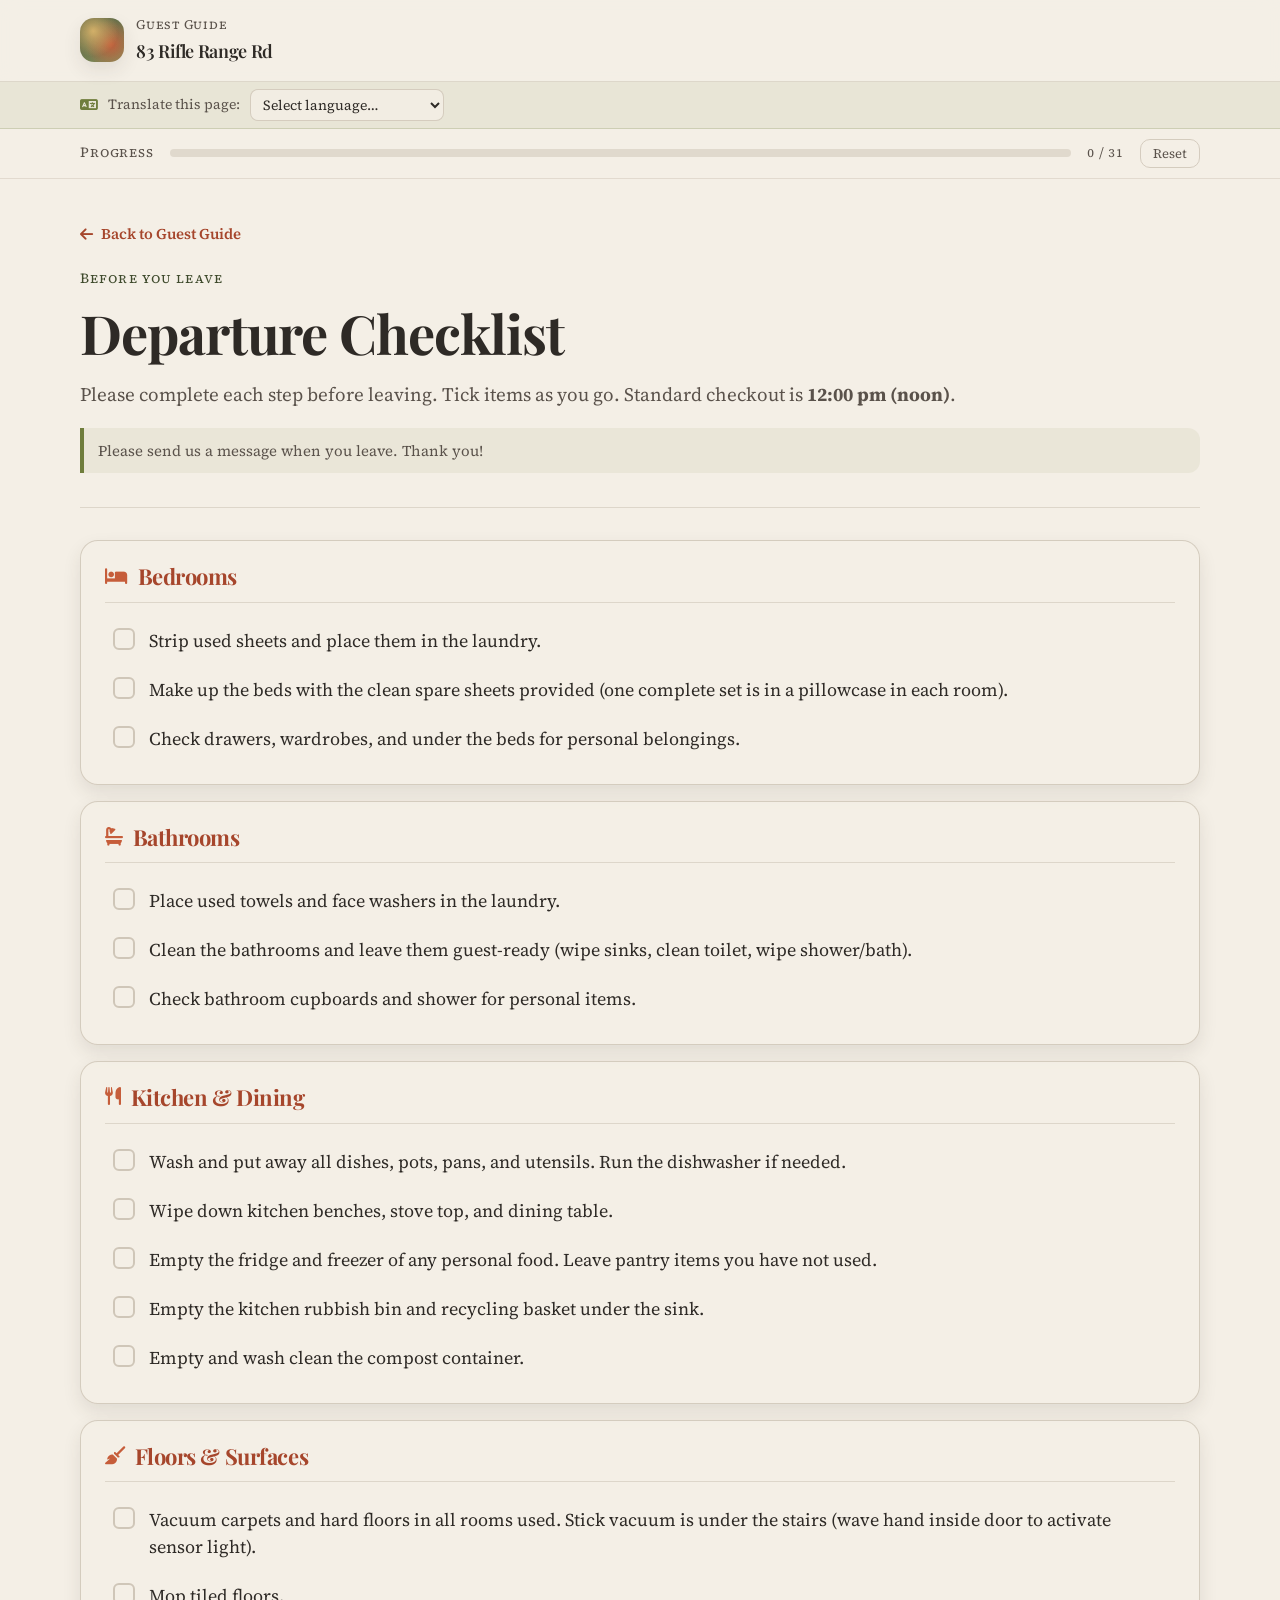
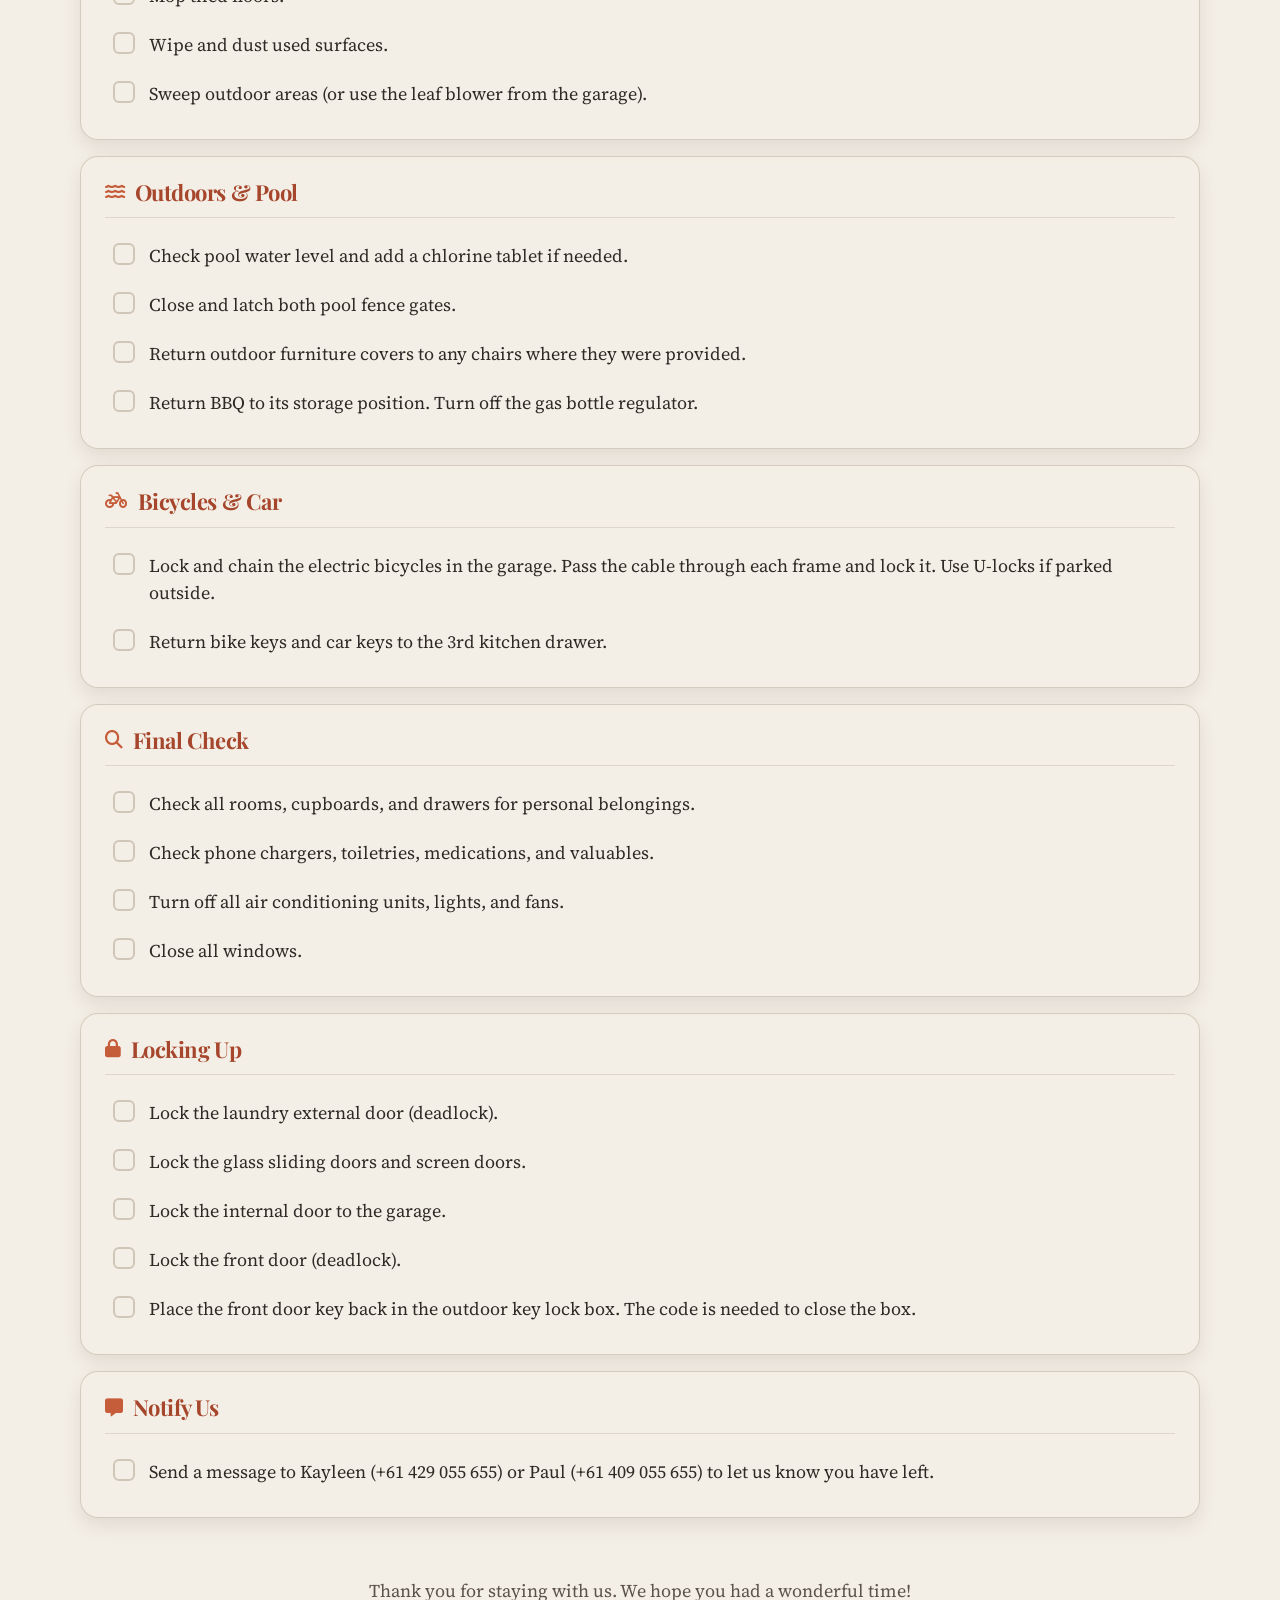
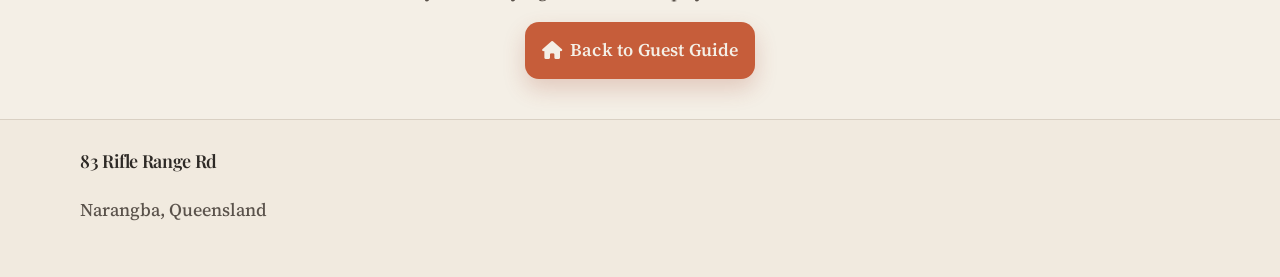
<file: exit-checklist.html>
<!doctype html>
<html lang="en-AU">
<head>
  <meta charset="utf-8" />
  <meta name="viewport" content="width=device-width, initial-scale=1" />
  <title>Departure Checklist | 83 Rifle Range Rd</title>
  <meta name="robots" content="noindex, nofollow" />

  <!-- Fonts -->
  <link rel="preconnect" href="https://fonts.googleapis.com">
  <link rel="preconnect" href="https://fonts.gstatic.com" crossorigin>
  <link href="https://fonts.googleapis.com/css2?family=Playfair+Display:wght@500;600;700&family=Source+Serif+4:opsz,wght@8..60,400;8..60,500;8..60,600&display=swap" rel="stylesheet">

  <!-- Icons -->
  <link rel="stylesheet" href="https://cdnjs.cloudflare.com/ajax/libs/font-awesome/6.5.0/css/all.min.css" />

  <link rel="stylesheet" href="style.css" />

  <style>
    .page-header {
      padding: 40px 0 24px;
      border-bottom: 1px solid rgba(207,198,184,0.6);
      margin-bottom: 32px;
    }
    .back-link {
      display: inline-flex;
      align-items: center;
      gap: 8px;
      color: var(--sienna);
      font-weight: 600;
      font-size: 15px;
      margin-bottom: 20px;
    }
    .back-link:hover { color: var(--terracotta); }

    .checklist-section {
      background: rgba(244,239,230,0.7);
      border: 1px solid rgba(207,198,184,0.85);
      border-radius: var(--radius);
      padding: 22px 24px;
      margin-bottom: 16px;
      box-shadow: var(--shadow-soft);
    }
    .checklist-section h2 {
      font-size: 22px;
      display: flex;
      align-items: center;
      gap: 10px;
      color: var(--sienna);
      padding-bottom: 12px;
      border-bottom: 1px solid rgba(207,198,184,0.6);
      margin-bottom: 14px;
    }
    .checklist-section h2 i { color: var(--terracotta); font-size: 18px; }

    .checklist {
      list-style: none;
      padding: 0;
      margin: 0;
      display: grid;
      gap: 2px;
    }
    .checklist li {
      display: flex;
      align-items: flex-start;
      gap: 14px;
      padding: 10px 8px;
      border-radius: var(--radius-sm);
      cursor: pointer;
      transition: background 0.1s;
      line-height: 1.5;
    }
    .checklist li:hover { background: rgba(207,198,184,0.25); }
    .checklist li.done { opacity: 0.55; }
    .checklist li.done .check-text { text-decoration: line-through; }

    .check-box {
      width: 22px;
      height: 22px;
      border: 2px solid var(--stone);
      border-radius: 6px;
      flex-shrink: 0;
      margin-top: 1px;
      display: flex;
      align-items: center;
      justify-content: center;
      transition: background 0.15s, border-color 0.15s;
    }
    .check-box i {
      color: white;
      font-size: 12px;
      display: none;
    }
    .checklist li.done .check-box {
      background: var(--olive);
      border-color: var(--olive);
    }
    .checklist li.done .check-box i { display: block; }

    .progress-bar-wrap {
      position: sticky;
      top: 0;
      z-index: 10;
      background: rgba(244,239,230,0.95);
      backdrop-filter: blur(8px);
      border-bottom: 1px solid rgba(207,198,184,0.5);
      padding: 10px 0;
    }
    .progress-inner {
      display: flex;
      align-items: center;
      gap: 16px;
    }
    .progress-track {
      flex: 1;
      height: 8px;
      background: rgba(207,198,184,0.55);
      border-radius: 4px;
      overflow: hidden;
    }
    .progress-fill {
      height: 100%;
      background: var(--olive);
      border-radius: 4px;
      transition: width 0.3s ease;
      width: 0%;
    }
    .progress-label {
      font-size: 14px;
      color: var(--text-muted);
      white-space: nowrap;
      font-variant: small-caps;
      letter-spacing: 0.06em;
    }

    .reset-btn {
      background: none;
      border: 1px solid rgba(207,198,184,0.85);
      border-radius: 10px;
      padding: 5px 12px;
      font-size: 13px;
      color: var(--text-muted);
      cursor: pointer;
      font-family: var(--font-body);
    }
    .reset-btn:hover { border-color: var(--stone); color: var(--text-main); }

    .translate-bar {
      background: rgba(111,125,60,0.09);
      border-bottom: 1px solid rgba(111,125,60,0.22);
      padding: 7px 0;
      font-size: 14px;
    }
    .translate-inner {
      display: flex;
      align-items: center;
      gap: 10px;
      flex-wrap: wrap;
    }
    .translate-inner i { color: var(--olive); }
    .translate-inner span { color: var(--text-muted); }
    .translate-inner select {
      font-family: var(--font-body);
      font-size: 14px;
      padding: 4px 8px;
      border-radius: 8px;
      border: 1px solid rgba(207,198,184,0.85);
      background: rgba(244,239,230,0.85);
      color: var(--text-main);
      cursor: pointer;
    }

    .note-box {
      background: rgba(111,125,60,0.08);
      border-left: 4px solid var(--olive);
      border-radius: 0 var(--radius-sm) var(--radius-sm) 0;
      padding: 10px 14px;
      margin: 10px 0;
      font-size: 15px;
      color: var(--text-muted);
    }
  </style>
</head>

<body>
  <header class="site-header">
    <div class="container header-inner">
      <div class="brand">
        <div class="brand-mark" aria-hidden="true"></div>
        <div class="brand-text">
          <p class="brand-kicker">Guest Guide</p>
          <p class="brand-name">83 Rifle Range Rd</p>
        </div>
      </div>
    </div>
  </header>

  <!-- Translate bar -->
  <div class="translate-bar">
    <div class="container translate-inner">
      <i class="fas fa-language"></i>
      <span>Translate this page:</span>
      <select id="translate-select" aria-label="Select language to translate">
        <option value="">Select language…</option>
        <option value="fr">Français (French)</option>
        <option value="de">Deutsch (German)</option>
        <option value="es">Español (Spanish)</option>
        <option value="it">Italiano (Italian)</option>
        <option value="nl">Nederlands (Dutch)</option>
        <option value="pt">Português (Portuguese)</option>
        <option value="ja">日本語 (Japanese)</option>
        <option value="ko">한국어 (Korean)</option>
        <option value="zh-CN">中文 (Chinese)</option>
        <option value="id">Bahasa Indonesia</option>
        <option value="th">ภาษาไทย (Thai)</option>
        <option value="ar">العربية (Arabic)</option>
      </select>
    </div>
  </div>

  <!-- Progress bar -->
  <div class="progress-bar-wrap">
    <div class="container progress-inner">
      <span class="progress-label">Progress</span>
      <div class="progress-track">
        <div class="progress-fill" id="progress-fill"></div>
      </div>
      <span class="progress-label" id="progress-text">0 / 0</span>
      <button class="reset-btn" id="reset-btn">Reset</button>
    </div>
  </div>

  <main>
    <div class="container">
      <div class="page-header">
        <a class="back-link" href="index.html"><i class="fas fa-arrow-left"></i> Back to Guest Guide</a>
        <p class="kicker">Before you leave</p>
        <h1>Departure Checklist</h1>
        <p class="lead" style="margin-top: 8px;">
          Please complete each step before leaving. Tick items as you go. Standard checkout is <strong>12:00 pm (noon)</strong>.
        </p>
        <div class="note-box">
          Please send us a message when you leave. Thank you!
        </div>
      </div>

      <!-- Bedrooms -->
      <div class="checklist-section">
        <h2><i class="fas fa-bed"></i> Bedrooms</h2>
        <ul class="checklist">
          <li data-id="1">
            <span class="check-box"><i class="fas fa-check"></i></span>
            <span class="check-text">Strip used sheets and place them in the laundry.</span>
          </li>
          <li data-id="2">
            <span class="check-box"><i class="fas fa-check"></i></span>
            <span class="check-text">Make up the beds with the clean spare sheets provided (one complete set is in a pillowcase in each room).</span>
          </li>
          <li data-id="3">
            <span class="check-box"><i class="fas fa-check"></i></span>
            <span class="check-text">Check drawers, wardrobes, and under the beds for personal belongings.</span>
          </li>
        </ul>
      </div>

      <!-- Bathrooms -->
      <div class="checklist-section">
        <h2><i class="fas fa-bath"></i> Bathrooms</h2>
        <ul class="checklist">
          <li data-id="4">
            <span class="check-box"><i class="fas fa-check"></i></span>
            <span class="check-text">Place used towels and face washers in the laundry.</span>
          </li>
          <li data-id="5">
            <span class="check-box"><i class="fas fa-check"></i></span>
            <span class="check-text">Clean the bathrooms and leave them guest-ready (wipe sinks, clean toilet, wipe shower/bath).</span>
          </li>
          <li data-id="6">
            <span class="check-box"><i class="fas fa-check"></i></span>
            <span class="check-text">Check bathroom cupboards and shower for personal items.</span>
          </li>
        </ul>
      </div>

      <!-- Kitchen & Dining -->
      <div class="checklist-section">
        <h2><i class="fas fa-utensils"></i> Kitchen &amp; Dining</h2>
        <ul class="checklist">
          <li data-id="7">
            <span class="check-box"><i class="fas fa-check"></i></span>
            <span class="check-text">Wash and put away all dishes, pots, pans, and utensils. Run the dishwasher if needed.</span>
          </li>
          <li data-id="8">
            <span class="check-box"><i class="fas fa-check"></i></span>
            <span class="check-text">Wipe down kitchen benches, stove top, and dining table.</span>
          </li>
          <li data-id="9">
            <span class="check-box"><i class="fas fa-check"></i></span>
            <span class="check-text">Empty the fridge and freezer of any personal food. Leave pantry items you have not used.</span>
          </li>
          <li data-id="10">
            <span class="check-box"><i class="fas fa-check"></i></span>
            <span class="check-text">Empty the kitchen rubbish bin and recycling basket under the sink.</span>
          </li>
          <li data-id="11">
            <span class="check-box"><i class="fas fa-check"></i></span>
            <span class="check-text">Empty and wash clean the compost container.</span>
          </li>
        </ul>
      </div>

      <!-- Floors & Surfaces -->
      <div class="checklist-section">
        <h2><i class="fas fa-broom"></i> Floors &amp; Surfaces</h2>
        <ul class="checklist">
          <li data-id="12">
            <span class="check-box"><i class="fas fa-check"></i></span>
            <span class="check-text">Vacuum carpets and hard floors in all rooms used. Stick vacuum is under the stairs (wave hand inside door to activate sensor light).</span>
          </li>
          <li data-id="13">
            <span class="check-box"><i class="fas fa-check"></i></span>
            <span class="check-text">Mop tiled floors.</span>
          </li>
          <li data-id="14">
            <span class="check-box"><i class="fas fa-check"></i></span>
            <span class="check-text">Wipe and dust used surfaces.</span>
          </li>
          <li data-id="15">
            <span class="check-box"><i class="fas fa-check"></i></span>
            <span class="check-text">Sweep outdoor areas (or use the leaf blower from the garage).</span>
          </li>
        </ul>
      </div>

      <!-- Outdoors & Pool -->
      <div class="checklist-section">
        <h2><i class="fas fa-water"></i> Outdoors &amp; Pool</h2>
        <ul class="checklist">
          <li data-id="16">
            <span class="check-box"><i class="fas fa-check"></i></span>
            <span class="check-text">Check pool water level and add a chlorine tablet if needed.</span>
          </li>
          <li data-id="17">
            <span class="check-box"><i class="fas fa-check"></i></span>
            <span class="check-text">Close and latch both pool fence gates.</span>
          </li>
          <li data-id="18">
            <span class="check-box"><i class="fas fa-check"></i></span>
            <span class="check-text">Return outdoor furniture covers to any chairs where they were provided.</span>
          </li>
          <li data-id="19">
            <span class="check-box"><i class="fas fa-check"></i></span>
            <span class="check-text">Return BBQ to its storage position. Turn off the gas bottle regulator.</span>
          </li>
        </ul>
      </div>

      <!-- Bicycles & Car -->
      <div class="checklist-section">
        <h2><i class="fas fa-bicycle"></i> Bicycles &amp; Car</h2>
        <ul class="checklist">
          <li data-id="20">
            <span class="check-box"><i class="fas fa-check"></i></span>
            <span class="check-text">Lock and chain the electric bicycles in the garage. Pass the cable through each frame and lock it. Use U-locks if parked outside.</span>
          </li>
          <li data-id="21">
            <span class="check-box"><i class="fas fa-check"></i></span>
            <span class="check-text">Return bike keys and car keys to the 3rd kitchen drawer.</span>
          </li>
        </ul>
      </div>

      <!-- Final Check -->
      <div class="checklist-section">
        <h2><i class="fas fa-magnifying-glass"></i> Final Check</h2>
        <ul class="checklist">
          <li data-id="22">
            <span class="check-box"><i class="fas fa-check"></i></span>
            <span class="check-text">Check all rooms, cupboards, and drawers for personal belongings.</span>
          </li>
          <li data-id="23">
            <span class="check-box"><i class="fas fa-check"></i></span>
            <span class="check-text">Check phone chargers, toiletries, medications, and valuables.</span>
          </li>
          <li data-id="24">
            <span class="check-box"><i class="fas fa-check"></i></span>
            <span class="check-text">Turn off all air conditioning units, lights, and fans.</span>
          </li>
          <li data-id="25">
            <span class="check-box"><i class="fas fa-check"></i></span>
            <span class="check-text">Close all windows.</span>
          </li>
        </ul>
      </div>

      <!-- Locking Up -->
      <div class="checklist-section">
        <h2><i class="fas fa-lock"></i> Locking Up</h2>
        <ul class="checklist">
          <li data-id="26">
            <span class="check-box"><i class="fas fa-check"></i></span>
            <span class="check-text">Lock the laundry external door (deadlock).</span>
          </li>
          <li data-id="27">
            <span class="check-box"><i class="fas fa-check"></i></span>
            <span class="check-text">Lock the glass sliding doors and screen doors.</span>
          </li>
          <li data-id="28">
            <span class="check-box"><i class="fas fa-check"></i></span>
            <span class="check-text">Lock the internal door to the garage.</span>
          </li>
          <li data-id="29">
            <span class="check-box"><i class="fas fa-check"></i></span>
            <span class="check-text">Lock the front door (deadlock).</span>
          </li>
          <li data-id="30">
            <span class="check-box"><i class="fas fa-check"></i></span>
            <span class="check-text">Place the front door key back in the outdoor key lock box. The code is needed to close the box.</span>
          </li>
        </ul>
      </div>

      <!-- Notify hosts -->
      <div class="checklist-section">
        <h2><i class="fas fa-message"></i> Notify Us</h2>
        <ul class="checklist">
          <li data-id="31">
            <span class="check-box"><i class="fas fa-check"></i></span>
            <span class="check-text">Send a message to Kayleen (+61 429 055 655) or Paul (+61 409 055 655) to let us know you have left.</span>
          </li>
        </ul>
      </div>

      <div style="text-align: center; padding: 24px 0 40px;">
        <p style="color: var(--text-muted); margin-bottom: 16px;">Thank you for staying with us. We hope you had a wonderful time!</p>
        <a class="btn btn-primary" href="index.html"><i class="fas fa-house"></i>&nbsp; Back to Guest Guide</a>
      </div>

    </div>
  </main>

  <footer class="site-footer">
    <div class="container footer-inner">
      <div>
        <p class="brand-name">83 Rifle Range Rd</p>
        <p class="muted">Narangba, Queensland</p>
      </div>
    </div>
  </footer>

  <script>
    var items = document.querySelectorAll('.checklist li');
    var total = items.length;
    var STORAGE_KEY = 'rrr_exit_v1';

    function getState() {
      try { return JSON.parse(localStorage.getItem(STORAGE_KEY)) || {}; } catch(e) { return {}; }
    }
    function saveState(state) {
      try { localStorage.setItem(STORAGE_KEY, JSON.stringify(state)); } catch(e) {}
    }

    function updateProgress() {
      var done = document.querySelectorAll('.checklist li.done').length;
      var pct = total > 0 ? Math.round((done / total) * 100) : 0;
      document.getElementById('progress-fill').style.width = pct + '%';
      document.getElementById('progress-text').textContent = done + ' / ' + total;
    }

    function loadState() {
      var state = getState();
      items.forEach(function(li) {
        var id = li.dataset.id;
        if (id && state[id]) li.classList.add('done');
      });
      updateProgress();
    }

    items.forEach(function(li) {
      li.addEventListener('click', function() {
        li.classList.toggle('done');
        var state = getState();
        state[li.dataset.id] = li.classList.contains('done');
        saveState(state);
        updateProgress();
      });
    });

    document.getElementById('reset-btn').addEventListener('click', function() {
      items.forEach(function(li) { li.classList.remove('done'); });
      saveState({});
      updateProgress();
    });

    loadState();

    // Translate bar
    document.getElementById('translate-select').addEventListener('change', function() {
      var lang = this.value;
      if (!lang) return;
      var url = 'https://translate.google.com/translate?sl=en&tl=' + lang + '&u=' + encodeURIComponent(window.location.href);
      window.open(url, '_blank');
      this.value = '';
    });
  </script>
</body>
</html>
</file>
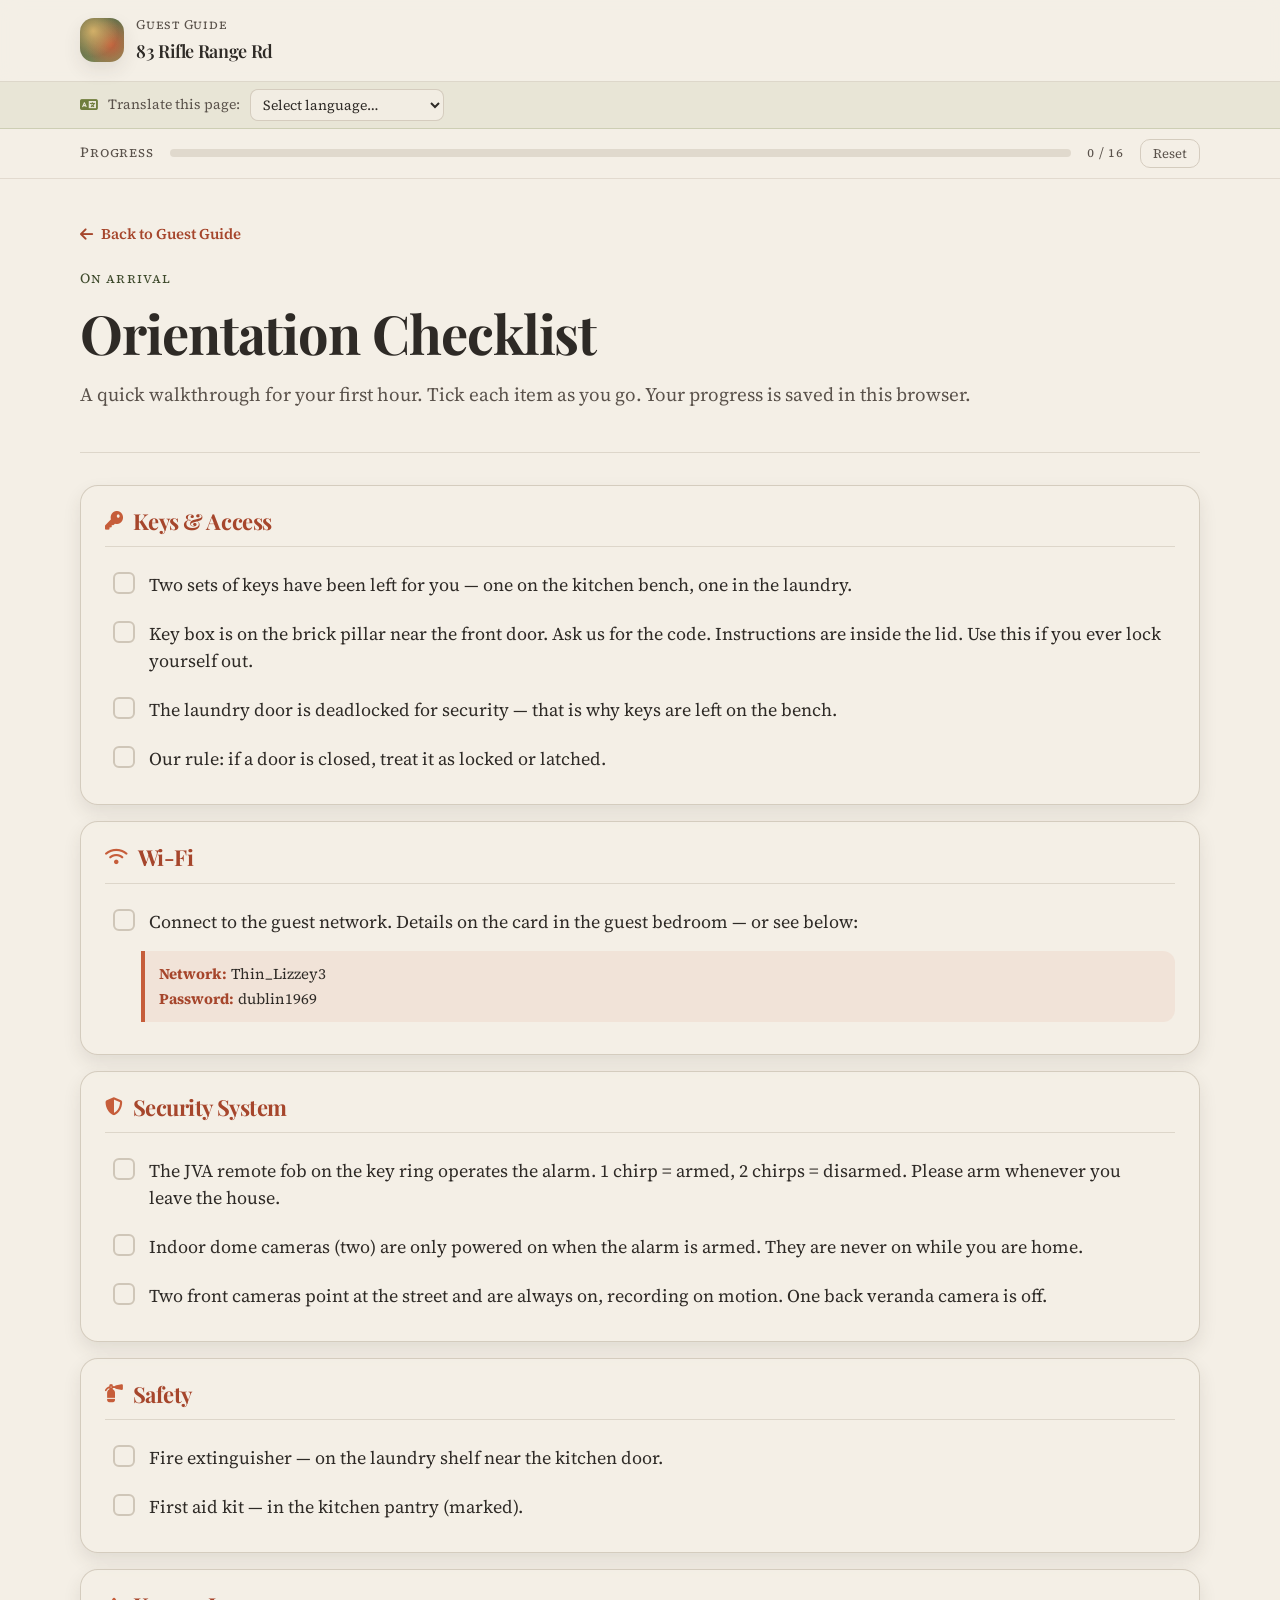
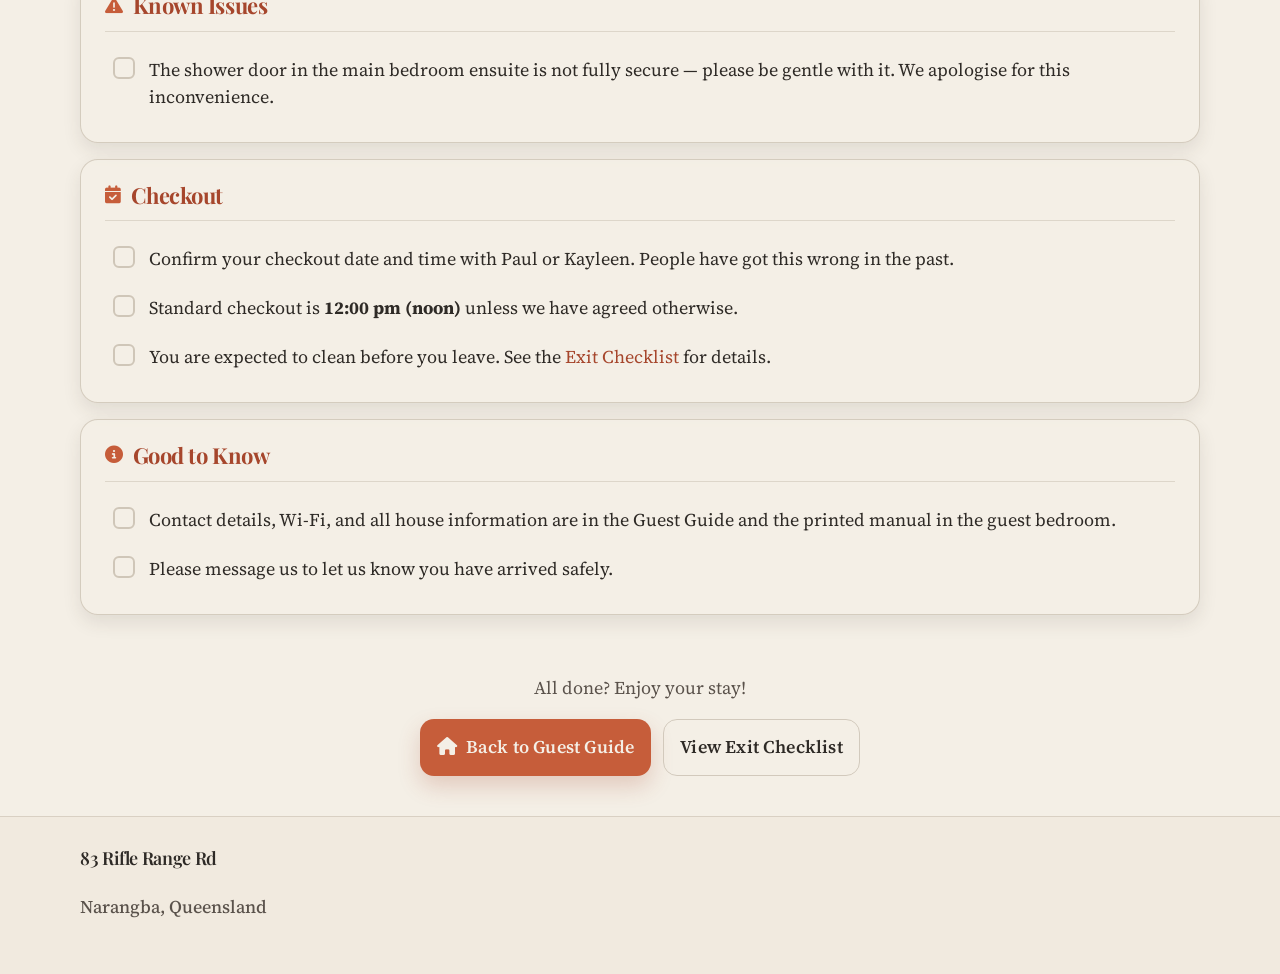
<file: orientation-checklist.html>
<!doctype html>
<html lang="en-AU">
<head>
  <meta charset="utf-8" />
  <meta name="viewport" content="width=device-width, initial-scale=1" />
  <title>Arrival Orientation | 83 Rifle Range Rd</title>
  <meta name="robots" content="noindex, nofollow" />

  <!-- Fonts -->
  <link rel="preconnect" href="https://fonts.googleapis.com">
  <link rel="preconnect" href="https://fonts.gstatic.com" crossorigin>
  <link href="https://fonts.googleapis.com/css2?family=Playfair+Display:wght@500;600;700&family=Source+Serif+4:opsz,wght@8..60,400;8..60,500;8..60,600&display=swap" rel="stylesheet">

  <!-- Icons -->
  <link rel="stylesheet" href="https://cdnjs.cloudflare.com/ajax/libs/font-awesome/6.5.0/css/all.min.css" />

  <link rel="stylesheet" href="style.css" />

  <style>
    .page-header {
      padding: 40px 0 24px;
      border-bottom: 1px solid rgba(207,198,184,0.6);
      margin-bottom: 32px;
    }
    .back-link {
      display: inline-flex;
      align-items: center;
      gap: 8px;
      color: var(--sienna);
      font-weight: 600;
      font-size: 15px;
      margin-bottom: 20px;
    }
    .back-link:hover { color: var(--terracotta); }

    .checklist-section {
      background: rgba(244,239,230,0.7);
      border: 1px solid rgba(207,198,184,0.85);
      border-radius: var(--radius);
      padding: 22px 24px;
      margin-bottom: 16px;
      box-shadow: var(--shadow-soft);
    }
    .checklist-section h2 {
      font-size: 22px;
      display: flex;
      align-items: center;
      gap: 10px;
      color: var(--sienna);
      padding-bottom: 12px;
      border-bottom: 1px solid rgba(207,198,184,0.6);
      margin-bottom: 14px;
    }
    .checklist-section h2 i { color: var(--terracotta); font-size: 18px; }

    .checklist {
      list-style: none;
      padding: 0;
      margin: 0;
      display: grid;
      gap: 2px;
    }
    .checklist li {
      display: flex;
      align-items: flex-start;
      gap: 14px;
      padding: 10px 8px;
      border-radius: var(--radius-sm);
      cursor: pointer;
      transition: background 0.1s;
      line-height: 1.5;
    }
    .checklist li:hover { background: rgba(207,198,184,0.25); }
    .checklist li.done { opacity: 0.55; }
    .checklist li.done .check-text { text-decoration: line-through; }

    .check-box {
      width: 22px;
      height: 22px;
      border: 2px solid var(--stone);
      border-radius: 6px;
      flex-shrink: 0;
      margin-top: 1px;
      display: flex;
      align-items: center;
      justify-content: center;
      transition: background 0.15s, border-color 0.15s;
    }
    .check-box i {
      color: white;
      font-size: 12px;
      display: none;
    }
    .checklist li.done .check-box {
      background: var(--olive);
      border-color: var(--olive);
    }
    .checklist li.done .check-box i { display: block; }

    .highlight-box {
      background: rgba(198,93,58,0.08);
      border-left: 4px solid var(--terracotta);
      border-radius: 0 var(--radius-sm) var(--radius-sm) 0;
      padding: 10px 14px;
      margin: 6px 0 10px 36px;
      font-size: 15px;
    }
    .highlight-box strong { color: var(--sienna); }

    .progress-bar-wrap {
      position: sticky;
      top: 0;
      z-index: 10;
      background: rgba(244,239,230,0.95);
      backdrop-filter: blur(8px);
      border-bottom: 1px solid rgba(207,198,184,0.5);
      padding: 10px 0;
    }
    .progress-inner {
      display: flex;
      align-items: center;
      gap: 16px;
    }
    .progress-track {
      flex: 1;
      height: 8px;
      background: rgba(207,198,184,0.55);
      border-radius: 4px;
      overflow: hidden;
    }
    .progress-fill {
      height: 100%;
      background: var(--olive);
      border-radius: 4px;
      transition: width 0.3s ease;
      width: 0%;
    }
    .progress-label {
      font-size: 14px;
      color: var(--text-muted);
      white-space: nowrap;
      font-variant: small-caps;
      letter-spacing: 0.06em;
    }

    .reset-btn {
      background: none;
      border: 1px solid rgba(207,198,184,0.85);
      border-radius: 10px;
      padding: 5px 12px;
      font-size: 13px;
      color: var(--text-muted);
      cursor: pointer;
      font-family: var(--font-body);
    }
    .reset-btn:hover { border-color: var(--stone); color: var(--text-main); }

    .translate-bar {
      background: rgba(111,125,60,0.09);
      border-bottom: 1px solid rgba(111,125,60,0.22);
      padding: 7px 0;
      font-size: 14px;
    }
    .translate-inner {
      display: flex;
      align-items: center;
      gap: 10px;
      flex-wrap: wrap;
    }
    .translate-inner i { color: var(--olive); }
    .translate-inner span { color: var(--text-muted); }
    .translate-inner select {
      font-family: var(--font-body);
      font-size: 14px;
      padding: 4px 8px;
      border-radius: 8px;
      border: 1px solid rgba(207,198,184,0.85);
      background: rgba(244,239,230,0.85);
      color: var(--text-main);
      cursor: pointer;
    }
  </style>
</head>

<body>
  <header class="site-header">
    <div class="container header-inner">
      <div class="brand">
        <div class="brand-mark" aria-hidden="true"></div>
        <div class="brand-text">
          <p class="brand-kicker">Guest Guide</p>
          <p class="brand-name">83 Rifle Range Rd</p>
        </div>
      </div>
    </div>
  </header>

  <!-- Translate bar -->
  <div class="translate-bar">
    <div class="container translate-inner">
      <i class="fas fa-language"></i>
      <span>Translate this page:</span>
      <select id="translate-select" aria-label="Select language to translate">
        <option value="">Select language…</option>
        <option value="fr">Français (French)</option>
        <option value="de">Deutsch (German)</option>
        <option value="es">Español (Spanish)</option>
        <option value="it">Italiano (Italian)</option>
        <option value="nl">Nederlands (Dutch)</option>
        <option value="pt">Português (Portuguese)</option>
        <option value="ja">日本語 (Japanese)</option>
        <option value="ko">한국어 (Korean)</option>
        <option value="zh-CN">中文 (Chinese)</option>
        <option value="id">Bahasa Indonesia</option>
        <option value="th">ภาษาไทย (Thai)</option>
        <option value="ar">العربية (Arabic)</option>
      </select>
    </div>
  </div>

  <!-- Progress bar -->
  <div class="progress-bar-wrap">
    <div class="container progress-inner">
      <span class="progress-label">Progress</span>
      <div class="progress-track">
        <div class="progress-fill" id="progress-fill"></div>
      </div>
      <span class="progress-label" id="progress-text">0 / 0</span>
      <button class="reset-btn" id="reset-btn">Reset</button>
    </div>
  </div>

  <main>
    <div class="container">
      <div class="page-header">
        <a class="back-link" href="index.html"><i class="fas fa-arrow-left"></i> Back to Guest Guide</a>
        <p class="kicker">On arrival</p>
        <h1>Orientation Checklist</h1>
        <p class="lead" style="margin-top: 8px;">
          A quick walkthrough for your first hour. Tick each item as you go. Your progress is saved in this browser.
        </p>
      </div>

      <!-- Keys & Access -->
      <div class="checklist-section">
        <h2><i class="fas fa-key"></i> Keys &amp; Access</h2>
        <ul class="checklist" id="checklist">
          <li data-id="1">
            <span class="check-box"><i class="fas fa-check"></i></span>
            <span class="check-text">Two sets of keys have been left for you — one on the kitchen bench, one in the laundry.</span>
          </li>
          <li data-id="2">
            <span class="check-box"><i class="fas fa-check"></i></span>
            <span class="check-text">Key box is on the brick pillar near the front door. Ask us for the code. Instructions are inside the lid. Use this if you ever lock yourself out.</span>
          </li>
          <li data-id="3">
            <span class="check-box"><i class="fas fa-check"></i></span>
            <span class="check-text">The laundry door is deadlocked for security — that is why keys are left on the bench.</span>
          </li>
          <li data-id="4">
            <span class="check-box"><i class="fas fa-check"></i></span>
            <span class="check-text">Our rule: if a door is closed, treat it as locked or latched.</span>
          </li>
        </ul>
      </div>

      <!-- Wi-Fi -->
      <div class="checklist-section">
        <h2><i class="fas fa-wifi"></i> Wi-Fi</h2>
        <ul class="checklist">
          <li data-id="5">
            <span class="check-box"><i class="fas fa-check"></i></span>
            <span class="check-text">Connect to the guest network. Details on the card in the guest bedroom — or see below:</span>
          </li>
        </ul>
        <div class="highlight-box">
          <strong>Network:</strong> Thin_Lizzey3<br>
          <strong>Password:</strong> dublin1969
        </div>
      </div>

      <!-- Security -->
      <div class="checklist-section">
        <h2><i class="fas fa-shield-halved"></i> Security System</h2>
        <ul class="checklist">
          <li data-id="6">
            <span class="check-box"><i class="fas fa-check"></i></span>
            <span class="check-text">The JVA remote fob on the key ring operates the alarm. 1 chirp = armed, 2 chirps = disarmed. Please arm whenever you leave the house.</span>
          </li>
          <li data-id="7">
            <span class="check-box"><i class="fas fa-check"></i></span>
            <span class="check-text">Indoor dome cameras (two) are only powered on when the alarm is armed. They are never on while you are home.</span>
          </li>
          <li data-id="8">
            <span class="check-box"><i class="fas fa-check"></i></span>
            <span class="check-text">Two front cameras point at the street and are always on, recording on motion. One back veranda camera is off.</span>
          </li>
        </ul>
      </div>

      <!-- Safety -->
      <div class="checklist-section">
        <h2><i class="fas fa-fire-extinguisher"></i> Safety</h2>
        <ul class="checklist">
          <li data-id="9">
            <span class="check-box"><i class="fas fa-check"></i></span>
            <span class="check-text">Fire extinguisher — on the laundry shelf near the kitchen door.</span>
          </li>
          <li data-id="10">
            <span class="check-box"><i class="fas fa-check"></i></span>
            <span class="check-text">First aid kit — in the kitchen pantry (marked).</span>
          </li>
        </ul>
      </div>

      <!-- Known Issues -->
      <div class="checklist-section">
        <h2><i class="fas fa-triangle-exclamation"></i> Known Issues</h2>
        <ul class="checklist">
          <li data-id="11">
            <span class="check-box"><i class="fas fa-check"></i></span>
            <span class="check-text">The shower door in the main bedroom ensuite is not fully secure — please be gentle with it. We apologise for this inconvenience.</span>
          </li>
        </ul>
      </div>

      <!-- Checkout -->
      <div class="checklist-section">
        <h2><i class="fas fa-calendar-check"></i> Checkout</h2>
        <ul class="checklist">
          <li data-id="12">
            <span class="check-box"><i class="fas fa-check"></i></span>
            <span class="check-text">Confirm your checkout date and time with Paul or Kayleen. People have got this wrong in the past.</span>
          </li>
          <li data-id="13">
            <span class="check-box"><i class="fas fa-check"></i></span>
            <span class="check-text">Standard checkout is <strong>12:00 pm (noon)</strong> unless we have agreed otherwise.</span>
          </li>
          <li data-id="14">
            <span class="check-box"><i class="fas fa-check"></i></span>
            <span class="check-text">You are expected to clean before you leave. See the <a href="exit-checklist.html" style="color:var(--sienna);">Exit Checklist</a> for details.</span>
          </li>
        </ul>
      </div>

      <!-- Final -->
      <div class="checklist-section">
        <h2><i class="fas fa-circle-info"></i> Good to Know</h2>
        <ul class="checklist">
          <li data-id="15">
            <span class="check-box"><i class="fas fa-check"></i></span>
            <span class="check-text">Contact details, Wi-Fi, and all house information are in the Guest Guide and the printed manual in the guest bedroom.</span>
          </li>
          <li data-id="16">
            <span class="check-box"><i class="fas fa-check"></i></span>
            <span class="check-text">Please message us to let us know you have arrived safely.</span>
          </li>
        </ul>
      </div>

      <div style="text-align: center; padding: 24px 0 40px;">
        <p style="color: var(--text-muted); margin-bottom: 16px;">All done? Enjoy your stay!</p>
        <a class="btn btn-primary" href="index.html"><i class="fas fa-house"></i>&nbsp; Back to Guest Guide</a>
        &nbsp;
        <a class="btn btn-ghost" href="exit-checklist.html">View Exit Checklist</a>
      </div>

    </div>
  </main>

  <footer class="site-footer">
    <div class="container footer-inner">
      <div>
        <p class="brand-name">83 Rifle Range Rd</p>
        <p class="muted">Narangba, Queensland</p>
      </div>
    </div>
  </footer>

  <script>
    // Gather all checklist items across all sections
    var items = document.querySelectorAll('.checklist li');
    var total = items.length;
    var STORAGE_KEY = 'rrr_orientation_v1';

    function getState() {
      try { return JSON.parse(localStorage.getItem(STORAGE_KEY)) || {}; } catch(e) { return {}; }
    }
    function saveState(state) {
      try { localStorage.setItem(STORAGE_KEY, JSON.stringify(state)); } catch(e) {}
    }

    function updateProgress() {
      var done = document.querySelectorAll('.checklist li.done').length;
      var pct = total > 0 ? Math.round((done / total) * 100) : 0;
      document.getElementById('progress-fill').style.width = pct + '%';
      document.getElementById('progress-text').textContent = done + ' / ' + total;
    }

    function loadState() {
      var state = getState();
      items.forEach(function(li) {
        var id = li.dataset.id;
        if (id && state[id]) li.classList.add('done');
      });
      updateProgress();
    }

    items.forEach(function(li) {
      li.addEventListener('click', function() {
        li.classList.toggle('done');
        var state = getState();
        state[li.dataset.id] = li.classList.contains('done');
        saveState(state);
        updateProgress();
      });
    });

    document.getElementById('reset-btn').addEventListener('click', function() {
      items.forEach(function(li) { li.classList.remove('done'); });
      saveState({});
      updateProgress();
    });

    loadState();

    // Translate bar
    document.getElementById('translate-select').addEventListener('change', function() {
      var lang = this.value;
      if (!lang) return;
      var url = 'https://translate.google.com/translate?sl=en&tl=' + lang + '&u=' + encodeURIComponent(window.location.href);
      window.open(url, '_blank');
      this.value = '';
    });
  </script>
</body>
</html>
</file>
<file: style.css>
/* =========================
   Tuscan Theme Design System
   ========================= */

:root {
  /* Palette */
  --bg-main: #F4EFE6;         /* Warm Parchment */
  --bg-alt: #EFE7DB;          /* Slightly deeper parchment */
  --text-main: #2E2A26;       /* Charcoal Umber */
  --text-muted: #5A524B;

  --terracotta: #C65D3A;      /* Primary accent */
  --sienna: #A6462C;          /* Deeper accent */
  --ochre: #D8B36A;           /* Sun-washed Ochre */

  --stone: #CFC6B8;           /* Borders/rules */
  --olive: #6F7D3C;           /* Olive Grove */
  --cypress: #3E4A2C;         /* Cypress Shadow */
  --sky: #A7B8C8;             /* Tuscan Sky (muted) */

  /* Typography */
  --font-head: "Playfair Display", serif;
  --font-body: "Source Serif 4", serif;

  /* Layout */
  --radius: 18px;
  --radius-sm: 12px;
  --shadow: 0 10px 26px rgba(60, 50, 40, 0.14);
  --shadow-soft: 0 8px 18px rgba(60, 50, 40, 0.10);
  --maxw: 1120px;
}

* { box-sizing: border-box; }
html, body { height: 100%; }

body {
  margin: 0;
  background: var(--bg-main);
  color: var(--text-main);
  font-family: var(--font-body);
  line-height: 1.7;
  font-size: 18px;
  text-rendering: optimizeLegibility;
}

a {
  color: inherit;
  text-decoration: none;
}

.container {
  width: min(var(--maxw), calc(100% - 40px));
  margin: 0 auto;
}

.skip-link {
  position: absolute;
  left: -999px;
  top: 10px;
  padding: 10px 14px;
  background: var(--text-main);
  color: var(--bg-main);
  border-radius: 10px;
  z-index: 999;
}
.skip-link:focus { left: 20px; }

/* =========================
   Header & Nav
   ========================= */

.site-header {
  position: sticky;
  top: 0;
  z-index: 50;
  background: rgba(244, 239, 230, 0.92);
  backdrop-filter: blur(10px);
  border-bottom: 1px solid rgba(207, 198, 184, 0.6);
}

.header-inner {
  display: flex;
  align-items: center;
  justify-content: space-between;
  gap: 18px;
  padding: 14px 0;
}

.brand {
  display: flex;
  align-items: center;
  gap: 12px;
  min-width: 240px;
}

.brand-mark {
  width: 44px;
  height: 44px;
  border-radius: 14px;
  background:
    radial-gradient(circle at 30% 30%, rgba(216,179,106,0.95), transparent 58%),
    radial-gradient(circle at 70% 60%, rgba(198,93,58,0.95), transparent 62%),
    linear-gradient(145deg, rgba(62,74,44,0.9), rgba(111,125,60,0.8));
  box-shadow: var(--shadow-soft);
}

.brand-kicker {
  margin: 0;
  font-variant: small-caps;
  letter-spacing: 0.06em;
  color: var(--text-muted);
  font-size: 13px;
}

.brand-name {
  margin: 0;
  font-family: var(--font-head);
  letter-spacing: -0.02em;
  font-weight: 600;
}

.nav {
  display: flex;
  align-items: center;
  gap: 14px;
  flex-wrap: wrap;
  justify-content: flex-end;
}

.nav a {
  padding: 8px 10px;
  border-radius: 12px;
  color: var(--text-main);
  font-size: 15px;
  letter-spacing: 0.01em;
}

.nav a:hover {
  background: rgba(207, 198, 184, 0.35);
}

.nav-cta {
  background: var(--terracotta);
  color: var(--bg-main) !important;
  box-shadow: 0 10px 22px rgba(166, 70, 44, 0.22);
}
.nav-cta:hover { background: var(--sienna); }

/* =========================
   Hero
   ========================= */

.hero {
  padding: 54px 0 34px;
}

.hero-grid {
  display: grid;
  grid-template-columns: 1.25fr 0.95fr;
  gap: 28px;
  align-items: start;
}

.kicker {
  margin: 0 0 10px;
  color: var(--cypress);
  font-variant: small-caps;
  letter-spacing: 0.08em;
  font-size: 14px;
}

h1, h2, h3 {
  font-family: var(--font-head);
  letter-spacing: -0.02em;
  line-height: 1.2;
  margin: 0 0 12px;
}

h1 { font-size: clamp(34px, 4.3vw, 54px); }
h2 { font-size: clamp(26px, 3vw, 36px); }
h3 { font-size: 22px; }

.lead {
  margin: 0 0 18px;
  color: var(--text-muted);
  font-size: 19px;
}

.hero-actions {
  display: flex;
  gap: 12px;
  flex-wrap: wrap;
  margin: 18px 0 18px;
}

.btn {
  display: inline-flex;
  align-items: center;
  justify-content: center;
  padding: 12px 16px;
  border-radius: 14px;
  border: 1px solid transparent;
  font-weight: 600;
  letter-spacing: 0.01em;
  cursor: pointer;
  transition: transform 0.08s ease, background 0.12s ease, border-color 0.12s ease;
}

.btn:active { transform: translateY(1px); }

.btn-primary {
  background: var(--terracotta);
  color: var(--bg-main);
  box-shadow: 0 10px 22px rgba(166, 70, 44, 0.22);
}
.btn-primary:hover { background: var(--sienna); }

.btn-ghost {
  background: transparent;
  border-color: rgba(207, 198, 184, 0.9);
  color: var(--text-main);
}
.btn-ghost:hover {
  background: rgba(207, 198, 184, 0.28);
}

.hero-stats {
  margin: 16px 0 0;
  padding: 14px 16px;
  border: 1px solid rgba(207, 198, 184, 0.8);
  border-radius: var(--radius);
  background: rgba(239, 231, 219, 0.55);
  display: grid;
  grid-template-columns: repeat(3, 1fr);
  gap: 12px;
}

.hero-stats dt {
  font-variant: small-caps;
  letter-spacing: 0.07em;
  color: var(--text-muted);
  font-size: 13px;
}
.hero-stats dd {
  margin: 2px 0 0;
  font-weight: 600;
}

.hero-card {
  border-radius: var(--radius);
  overflow: hidden;
  border: 1px solid rgba(207, 198, 184, 0.85);
  background: rgba(239, 231, 219, 0.65);
  box-shadow: var(--shadow);
}

.hero-image {
  height: 240px;
  background:
    radial-gradient(circle at 20% 30%, rgba(216,179,106,0.55), transparent 55%),
    radial-gradient(circle at 70% 60%, rgba(198,93,58,0.55), transparent 55%),
    radial-gradient(circle at 55% 45%, rgba(111,125,60,0.35), transparent 60%),
    linear-gradient(145deg, rgba(167,184,200,0.55), rgba(244,239,230,0.7));
}

.hero-card-body {
  padding: 16px 16px 18px;
}

.smallcaps {
  margin: 0 0 8px;
  font-variant: small-caps;
  letter-spacing: 0.09em;
  color: var(--text-muted);
  font-size: 13px;
}

.ticks {
  margin: 0;
  padding-left: 18px;
  color: var(--text-main);
}
.ticks li { margin: 8px 0; }
.ticks li::marker { color: var(--olive); }

/* =========================
   Sections
   ========================= */

.section {
  padding: 48px 0;
}

.section-alt {
  background: var(--bg-alt);
  border-top: 1px solid rgba(207, 198, 184, 0.7);
  border-bottom: 1px solid rgba(207, 198, 184, 0.7);
}

.section-head {
  display: grid;
  grid-template-columns: 1fr;
  gap: 8px;
  margin-bottom: 18px;
}

.section-head p {
  margin: 0;
  color: var(--text-muted);
  max-width: 70ch;
}

/* Cards */
.cards {
  display: grid;
  grid-template-columns: repeat(3, 1fr);
  gap: 16px;
  margin-top: 18px;
}

.card {
  border: 1px solid rgba(207, 198, 184, 0.85);
  border-radius: var(--radius);
  background: rgba(244, 239, 230, 0.7);
  box-shadow: var(--shadow-soft);
  padding: 18px 18px 16px;
}

.card p { margin: 0 0 12px; color: var(--text-muted); }

.text-link {
  display: inline-flex;
  align-items: center;
  gap: 8px;
  font-weight: 600;
  color: var(--sienna);
  border-bottom: 1px solid rgba(166, 70, 44, 0.35);
  padding-bottom: 2px;
}
.text-link:hover { border-bottom-color: rgba(166, 70, 44, 0.75); }

/* Feature grid */
.feature-grid {
  display: grid;
  grid-template-columns: repeat(2, 1fr);
  gap: 16px;
  margin-top: 18px;
}

.feature {
  padding: 18px;
  border-radius: var(--radius);
  border: 1px solid rgba(207, 198, 184, 0.85);
  background:
    radial-gradient(circle at 90% 10%, rgba(216,179,106,0.20), transparent 45%),
    rgba(244, 239, 230, 0.55);
}

.feature p { margin: 0; color: var(--text-muted); }
.feature h3 { margin-top: 6px; margin-bottom: 8px; }

/* Gallery */
.gallery {
  display: grid;
  grid-template-columns: repeat(4, 1fr);
  gap: 14px;
  margin-top: 18px;
}

.photo {
  margin: 0;
  border-radius: var(--radius);
  overflow: hidden;
  border: 1px solid rgba(207, 198, 184, 0.85);
  background: rgba(244, 239, 230, 0.6);
  box-shadow: var(--shadow-soft);
}

.photo-box {
  height: 150px;
  background: linear-gradient(145deg, rgba(239,231,219,0.9), rgba(244,239,230,0.6));
}

.p1 {
  background:
    radial-gradient(circle at 25% 30%, rgba(216,179,106,0.55), transparent 55%),
    linear-gradient(145deg, rgba(244,239,230,0.9), rgba(207,198,184,0.4));
}
.p2 {
  background:
    radial-gradient(circle at 65% 40%, rgba(198,93,58,0.55), transparent 55%),
    linear-gradient(145deg, rgba(244,239,230,0.9), rgba(216,179,106,0.35));
}
.p3 {
  background:
    radial-gradient(circle at 55% 45%, rgba(111,125,60,0.45), transparent 60%),
    linear-gradient(145deg, rgba(244,239,230,0.9), rgba(207,198,184,0.35));
}
.p4 {
  background:
    radial-gradient(circle at 55% 30%, rgba(167,184,200,0.55), transparent 58%),
    linear-gradient(145deg, rgba(244,239,230,0.9), rgba(207,198,184,0.35));
}

.photo figcaption {
  padding: 10px 12px 12px;
  color: var(--text-muted);
  font-size: 15px;
}

/* Pricing */
.pricing {
  display: grid;
  grid-template-columns: repeat(3, 1fr);
  gap: 16px;
  margin-top: 18px;
}

.price-card {
  border-radius: var(--radius);
  border: 1px solid rgba(207, 198, 184, 0.85);
  background: rgba(244, 239, 230, 0.7);
  box-shadow: var(--shadow-soft);
  padding: 18px;
  display: grid;
  gap: 10px;
}

.price-card h3 { margin: 0; }
.muted { color: var(--text-muted); font-weight: 500; }

.bullets {
  margin: 0;
  padding-left: 18px;
  color: var(--text-muted);
}
.bullets li { margin: 8px 0; }
.bullets li::marker { color: var(--ochre); }

.price-card.featured {
  background:
    radial-gradient(circle at 100% 0%, rgba(216,179,106,0.22), transparent 45%),
    rgba(239, 231, 219, 0.72);
  border-color: rgba(198, 93, 58, 0.35);
}

/* Enquiry form */
.enquire { margin-top: 6px; }

.form {
  border-radius: var(--radius);
  border: 1px solid rgba(207, 198, 184, 0.85);
  background: rgba(244, 239, 230, 0.65);
  box-shadow: var(--shadow-soft);
  padding: 18px;
  display: grid;
  gap: 14px;
}

.form-row {
  display: grid;
  grid-template-columns: repeat(3, 1fr);
  gap: 12px;
}

label {
  display: grid;
  gap: 6px;
  font-weight: 600;
  color: var(--text-main);
}

input, select, textarea {
  font: inherit;
  padding: 12px 12px;
  border-radius: 14px;
  border: 1px solid rgba(207, 198, 184, 0.95);
  background: rgba(239, 231, 219, 0.65);
  color: var(--text-main);
  outline: none;
}

textarea { resize: vertical; }

input:focus, select:focus, textarea:focus {
  border-color: rgba(198, 93, 58, 0.65);
  box-shadow: 0 0 0 4px rgba(198, 93, 58, 0.12);
}

.form-actions {
  display: grid;
  gap: 10px;
  align-items: start;
}

.fineprint {
  margin: 0;
  color: var(--text-muted);
  font-size: 14px;
  max-width: 80ch;
}

/* =========================
   Footer
   ========================= */

.site-footer {
  padding: 26px 0 34px;
  border-top: 1px solid rgba(207, 198, 184, 0.7);
  background: rgba(239, 231, 219, 0.55);
}

.footer-inner {
  display: flex;
  justify-content: space-between;
  align-items: center;
  gap: 16px;
  flex-wrap: wrap;
}

.footer-links {
  display: flex;
  gap: 12px;
  flex-wrap: wrap;
}

.footer-links a {
  padding: 8px 10px;
  border-radius: 12px;
  color: var(--text-muted);
  border: 1px solid transparent;
}
.footer-links a:hover {
  color: var(--text-main);
  border-color: rgba(207, 198, 184, 0.75);
  background: rgba(244, 239, 230, 0.55);
}

/* =========================
   Responsiveness
   ========================= */

@media (max-width: 980px) {
  .hero-grid { grid-template-columns: 1fr; }
  .cards { grid-template-columns: 1fr; }
  .feature-grid { grid-template-columns: 1fr; }
  .gallery { grid-template-columns: repeat(2, 1fr); }
  .pricing { grid-template-columns: 1fr; }
  .form-row { grid-template-columns: 1fr; }
  .brand { min-width: unset; }
}

@media (max-width: 520px) {
  body { font-size: 17px; }
  .nav { gap: 8px; }
  .nav a { font-size: 14px; }
  .gallery { grid-template-columns: 1fr; }
}
</file>
